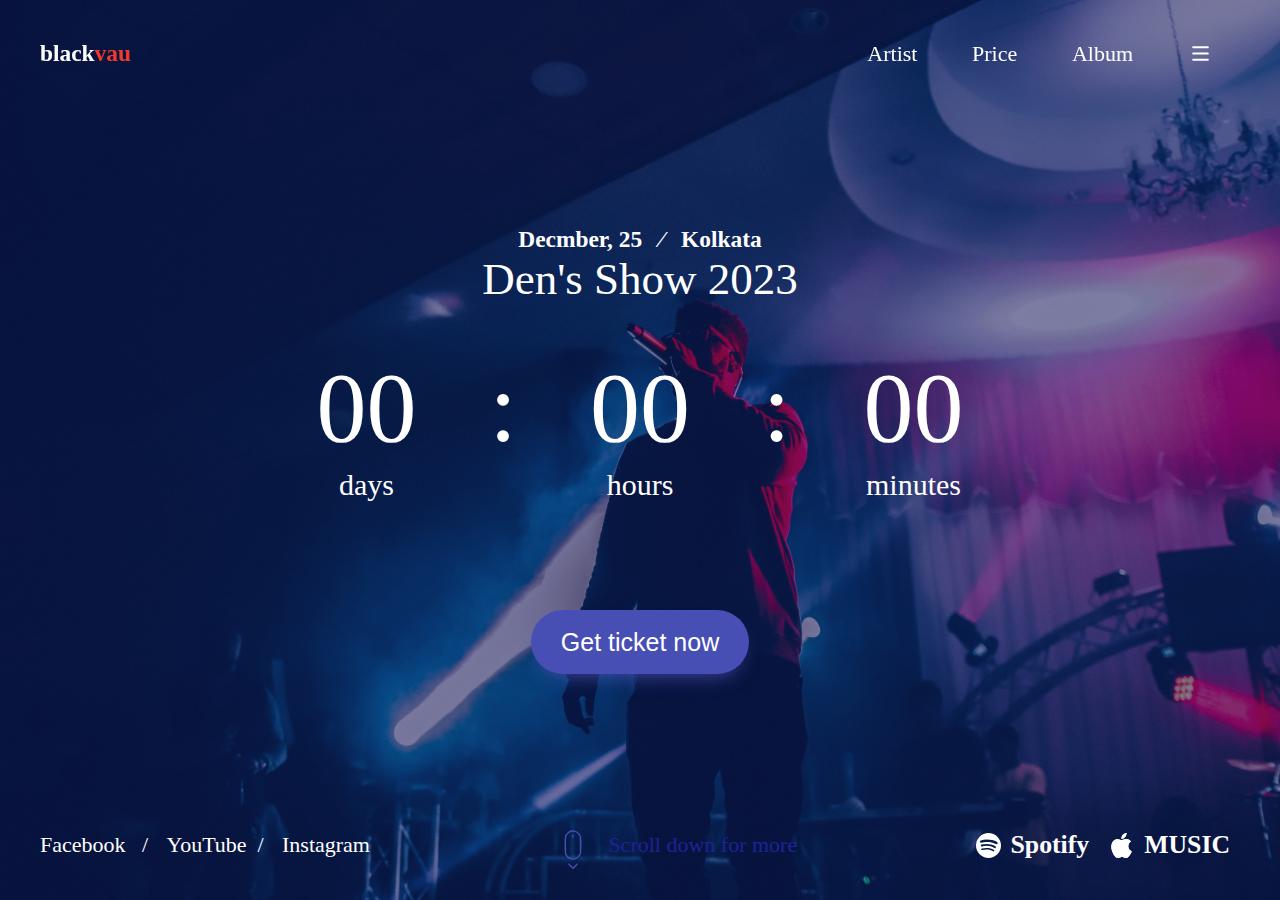
<file: index.html>
<!DOCTYPE html>
<html lang="en">
  <head>
    <meta charset="UTF-8" />
    <meta name="viewport" content="width=device-width, initial-scale=1.0" />
    <title>Document</title>
    <link rel="stylesheet" href="style.css" />
  </head>
  <body>
    <div class="container center">
      <nav class="navbar">
        <div class="heading center">
          <h3>black</h3>
          <h3 class="colored">vau</h3>
        </div>
        <ul class="center">
          <li><a href="#">Artist</a></li>
          <li><a href="#">Price</a></li>
          <li><a href="#">Album</a></li>
          <li class="center">
            <svg
              viewBox="0 0 24 24"
              fill="none"
              xmlns="http://www.w3.org/2000/svg"
            >
              <path
                d="M5 6H12H19M5 12H19M5 18H19"
                stroke="#ffffff"
                stroke-width="2"
                stroke-linecap="round"
              />
            </svg>
          </li>
        </ul>
      </nav>
      <main class="main center">
        <div class="heading">
          <h3>Decmber, 25 &nbsp; ⁄ &nbsp; Kolkata</h3>
          <p>Den's Show 2023</p>
        </div>
        <div class="center countdown">
          <div>
            <p id="days">00</p>
            <label>days</label>
          </div>
          <span class="blink">:</span>
          <div>
            <p id="hours">00</p>

            <label>hours</label>
          </div>
          <span class="blink">:</span>
          <div>
            <p id="minutes">00</p>

            <label>minutes</label>
          </div>
        </div>
        <button class="buyBtn">Get ticket now</button>
      </main>
      <footer>
        <div class="social">
          <span>
            <a target="_blank" href="https://www.facebook.com/"
              >Facebook &nbsp; /
            </a>
          </span>
          <span>
            <a target="_blank" href="https://www.youtube.com/"
              >YouTube &nbsp;/
            </a>
          </span>
          <span>
            <a target="_blank" href="https://www.instagram.com/">Instagram</a>
          </span>
        </div>
        <div class="scroll-msg center">
          <img src="./images/scoll-mouse.svg" />
          <p>Scroll down for more</p>
        </div>
        <div class="ext-link">
          <a href="https://open.spotify.com/" target="_blank">
            <svg
              xmlns="http://www.w3.org/2000/svg"
              fill="currentColor"
              class="bi bi-spotify"
              viewBox="0 0 16 16"
            >
              <path
                d="M8 0a8 8 0 1 0 0 16A8 8 0 0 0 8 0zm3.669 11.538a.498.498 0 0 1-.686.165c-1.879-1.147-4.243-1.407-7.028-.77a.499.499 0 0 1-.222-.973c3.048-.696 5.662-.397 7.77.892a.5.5 0 0 1 .166.686zm.979-2.178a.624.624 0 0 1-.858.205c-2.15-1.321-5.428-1.704-7.972-.932a.625.625 0 0 1-.362-1.194c2.905-.881 6.517-.454 8.986 1.063a.624.624 0 0 1 .206.858zm.084-2.268C10.154 5.56 5.9 5.419 3.438 6.166a.748.748 0 1 1-.434-1.432c2.825-.857 7.523-.692 10.492 1.07a.747.747 0 1 1-.764 1.288z"
              />
            </svg>
            <h3>Spotify</h3>
          </a>
          <a href="https://music.apple.com/us/browse" target="_blank">
            <svg
              xmlns="http://www.w3.org/2000/svg"
              fill="currentColor"
              class="bi bi-apple"
              viewBox="0 0 16 16"
            >
              <path
                d="M11.182.008C11.148-.03 9.923.023 8.857 1.18c-1.066 1.156-.902 2.482-.878 2.516.024.034 1.52.087 2.475-1.258.955-1.345.762-2.391.728-2.43Zm3.314 11.733c-.048-.096-2.325-1.234-2.113-3.422.212-2.189 1.675-2.789 1.698-2.854.023-.065-.597-.79-1.254-1.157a3.692 3.692 0 0 0-1.563-.434c-.108-.003-.483-.095-1.254.116-.508.139-1.653.589-1.968.607-.316.018-1.256-.522-2.267-.665-.647-.125-1.333.131-1.824.328-.49.196-1.422.754-2.074 2.237-.652 1.482-.311 3.83-.067 4.56.244.729.625 1.924 1.273 2.796.576.984 1.34 1.667 1.659 1.899.319.232 1.219.386 1.843.067.502-.308 1.408-.485 1.766-.472.357.013 1.061.154 1.782.539.571.197 1.111.115 1.652-.105.541-.221 1.324-1.059 2.238-2.758.347-.79.505-1.217.473-1.282Z"
              />
              <path
                d="M11.182.008C11.148-.03 9.923.023 8.857 1.18c-1.066 1.156-.902 2.482-.878 2.516.024.034 1.52.087 2.475-1.258.955-1.345.762-2.391.728-2.43Zm3.314 11.733c-.048-.096-2.325-1.234-2.113-3.422.212-2.189 1.675-2.789 1.698-2.854.023-.065-.597-.79-1.254-1.157a3.692 3.692 0 0 0-1.563-.434c-.108-.003-.483-.095-1.254.116-.508.139-1.653.589-1.968.607-.316.018-1.256-.522-2.267-.665-.647-.125-1.333.131-1.824.328-.49.196-1.422.754-2.074 2.237-.652 1.482-.311 3.83-.067 4.56.244.729.625 1.924 1.273 2.796.576.984 1.34 1.667 1.659 1.899.319.232 1.219.386 1.843.067.502-.308 1.408-.485 1.766-.472.357.013 1.061.154 1.782.539.571.197 1.111.115 1.652-.105.541-.221 1.324-1.059 2.238-2.758.347-.79.505-1.217.473-1.282Z"
              />
            </svg>
            <h3>MUSIC</h3>
          </a>
        </div>
      </footer>
    </div>
  </body>
  <script src="index.js"></script>
</html>
</file>
<file: style.css>
@import url(https://db.onlinewebfonts.com/c/bdc7ceb7198369b3c4022bfd2b95b080?family=Mary+Ann+Bold);

* {
  margin: 0;
  padding: 0;
  box-sizing: border-box;
}

html {
  min-height: 100%;
  background-image: url(./images/stage.webp);
  background-size: cover;
  background-repeat: no-repeat;
  background-position: center center;
  font-family: "Mary Ann Bold";
  color: #fff;
}
a {
  text-decoration: none;
  color: #fff;
}
.center {
  display: flex;
  justify-content: center;
  align-items: center;
}
.container {
  width: 100vw;
  height: 100vh;
  background: rgba(14, 15, 93, 0.507);
}

.navbar,
footer {
  width: 100%;
  height: auto;
  display: flex;
  justify-content: space-between;
  padding: 40px;
  font-size: 20px;
}

.navbar {
  position: fixed;
  top: 0;
}

.colored {
  color: #f4382a;
}
.navbar ul {
  list-style: none;
  width: 400px;
  color: white;
  justify-content: space-around;
  font-size: 22px;
}

.navbar ul li:hover {
  transform: translateY(-25%);
}
.navbar ul li {
  transition: transform 0.2s ease-in-out;
}

.navbar svg {
  width: 25px;
  height: 25px;
  transform: rotate(-180deg);
}

footer {
  font-size: 22px;
  position: absolute;
  bottom: 0;
  padding-bottom: 20px;
}
footer .ext-link {
  display: flex;
}
.scroll-msg {
  color: #1d2397;
}
.scroll-msg img {
  width: 70px;
  height: 70px;
  transition: 80ms;
  animation: updown 2.5s linear infinite;
}

@keyframes updown {
  0% {
    transform: translateY(-10%);
  }
  25% {
    transform: translateY(0);
  }
  50% {
    transform: translateY(10%);
  }
  75% {
    transform: translateY(0);
  }
  100% {
    transform: translateY(-10%);
  }
}
.social {
  width: 330px;
  justify-content: space-between;
}
.ext-link svg {
  width: 25px;
  height: 25px;
  margin-right: 10px;
}
.ext-link > a {
  width: auto;
  margin: 10px;
  justify-content: space-between;
  display: flex;
  align-items: center;
}
footer div {
  display: flex;
  justify-content: center;
  align-items: center;
}

.main {
  max-width: 800px;
  width: 70%;
  height: 500px;
  flex-direction: column;
  justify-content: space-around !important;
}

.main .heading {
  text-align: center;
  font-size: 20px;
}

.main .heading p {
  font-size: 45px;
  font-weight: 200 !important;
}

.countdown {
  font-size: 40px;
  width: 90%;
  height: 100px;
  justify-content: space-around;
}

.countdown > div {
  height: 100%;
  flex-direction: column;
  justify-content: center;
  align-items: center;
  display: flex;
}
.countdown > div,
.countdown span {
  text-align: center;
  font-size: 100px !important;
  font-weight: lighter;
}

.countdown > div label {
  position: absolute;
  font-size: 30px;
  transform: translateY(230%);
}

.buyBtn {
  background: #484fb4;
  border-radius: 999px;
  box-shadow: #484fb4 0 10px 20px -10px;
  box-sizing: border-box;
  color: #ffffff;
  cursor: pointer;
  font-size: 25px;
  line-height: 24px;
  opacity: 1;
  outline: 0 solid transparent;
  padding: 8px 18px;
  user-select: none;
  -webkit-user-select: none;
  touch-action: manipulation;
  width: fit-content;
  word-break: break-word;
  border: 0;
  padding: 20px 30px;
  transition: transform 300ms cubic-bezier(0.23, 1, 0.32, 1);
  cursor: pointer;
  margin-top: 100px;
}

.buyBtn:hover {
  transform: translateY(-2px);
}

.buyBtn:active {
  transform: translateY(0);
}

.blink {
  animation: blink 1.5s infinite linear;
}
@keyframes blink {
  0% {
    opacity: 1;
  }
  50% {
    opacity: 0;
  }
  100% {
    opacity: 1;
  }
}
</file>
